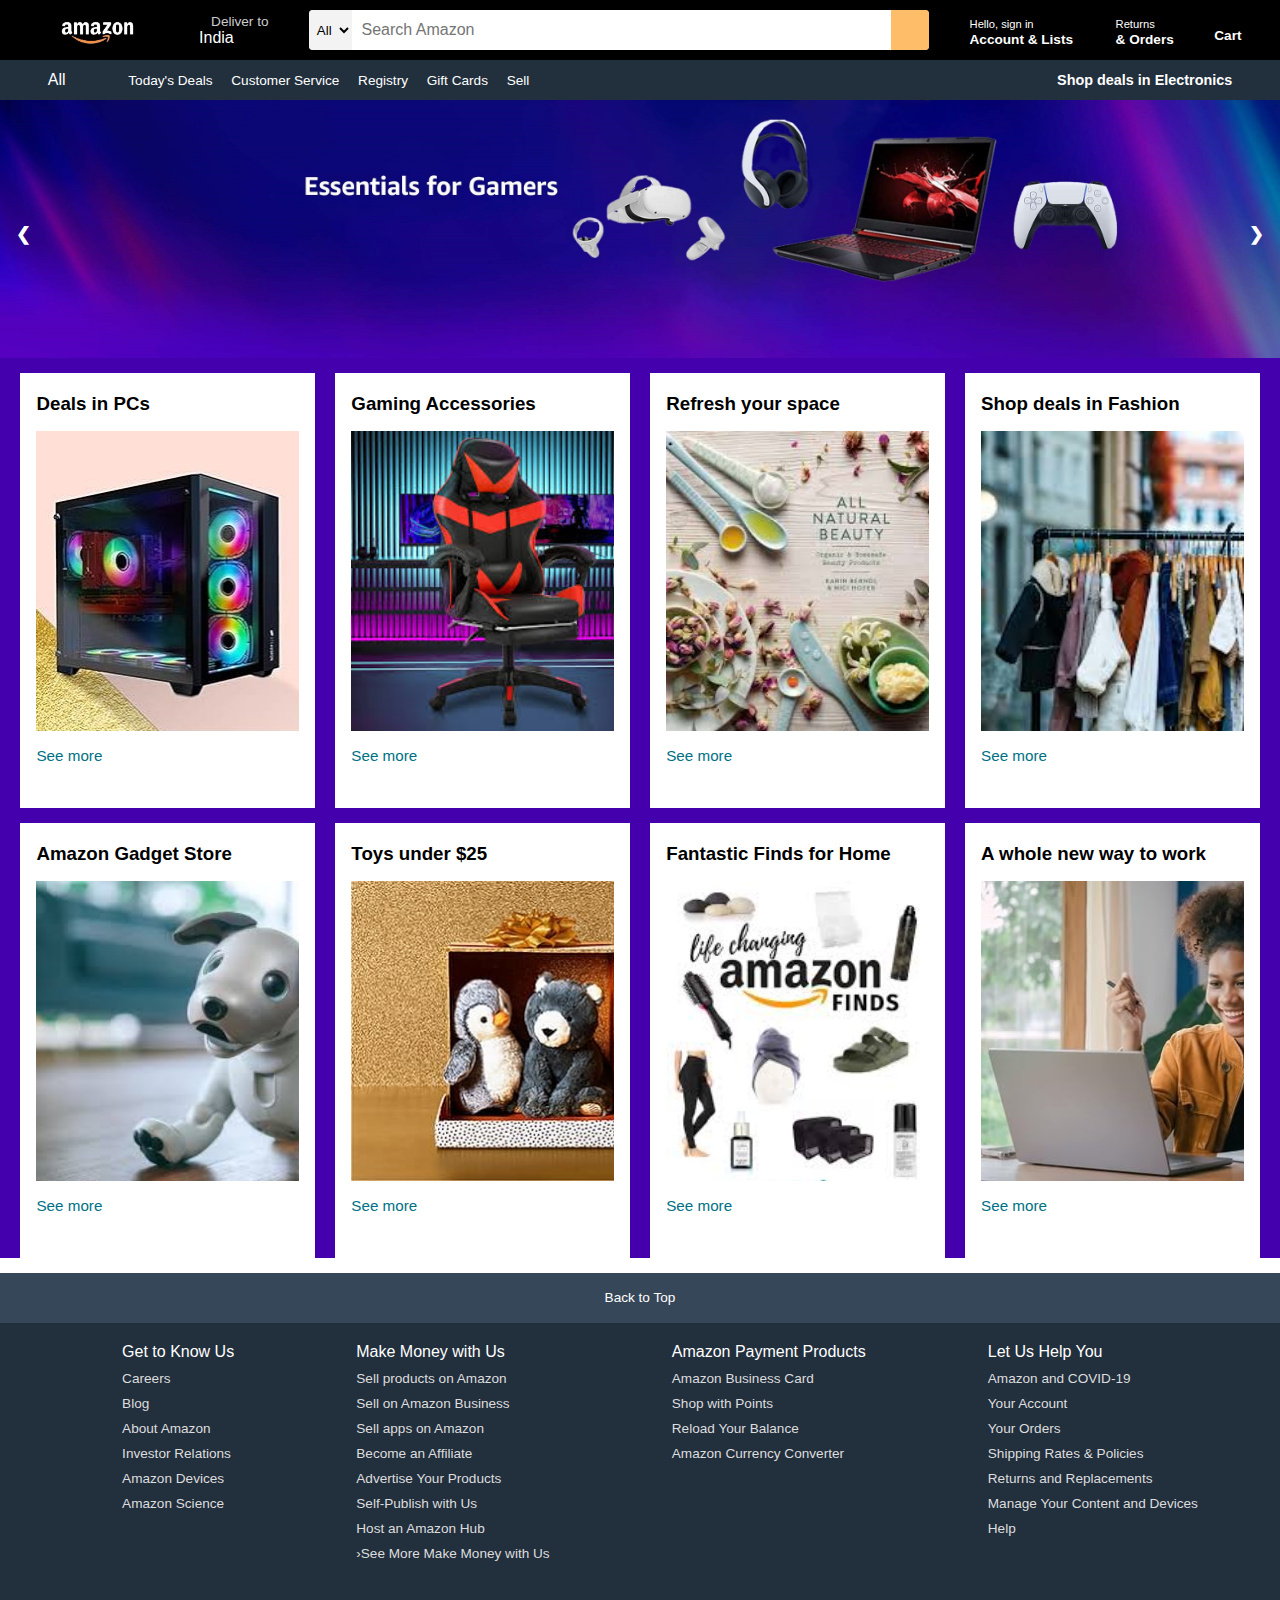
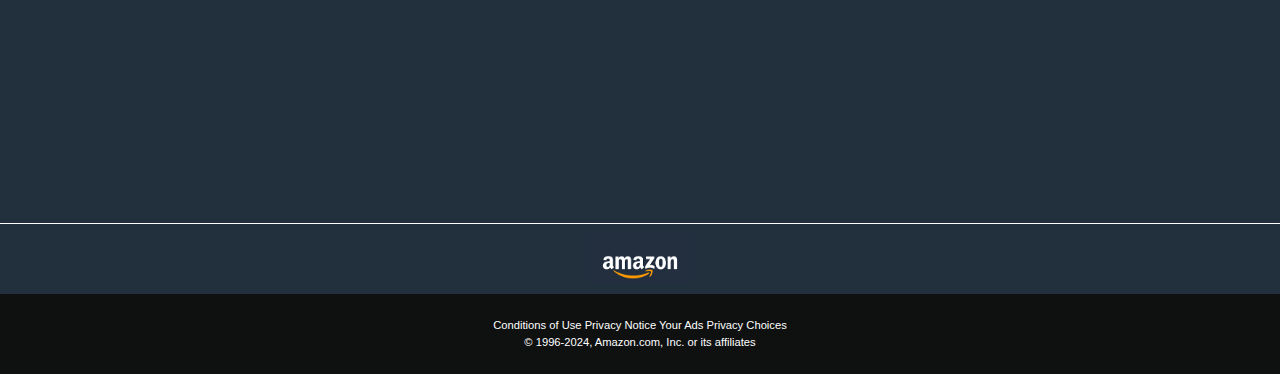
<file: index.html>
<!DOCTYPE html>
<html lang="en">
<head>
    <meta charset="UTF-8">
    <meta name="viewport" content="width=device-width, initial-scale=1.0">
    <title>Amazon</title>
    <link rel="stylesheet" href="style.css">
    <link rel="stylesheet" href="https://cdnjs.cloudflare.com/ajax/libs/font-awesome/6.6.0/css/all.min.css" integrity="sha512-Kc323vGBEqzTmouAECnVceyQqyqdsSiqLQISBL29aUW4U/M7pSPA/gEUZQqv1cwx4OnYxTxve5UMg5GT6L4JJg==" crossorigin="anonymous" referrerpolicy="no-referrer" />
</head>
<body>
    <header>
        <div id="top" class="navbar">
            <div class="navlogo border">
                <div class="logo"></div>
            </div>
            <div class="navadd border">
                <p class="add1">
                    Deliver to
                </p>
                <div class="addicon">
                    <i class="fa-solid fa-location-dot"></i>
                    <p class="add2">India</p>
                </div>
            </div>

            <div class="navsearch">
                <select class="searchselect">
                    <option>All</option>
                </select>
                <input placeholder="Search Amazon" class="searchinput">
                <div class="searchicon">
                    <i class="fa-solid fa-magnifying-glass"></i>
                </div>
            </div>
            <div class="navsignin border">
                <p><span>Hello, sign in</span></p>
                <p class="navtwo">Account & Lists</p>
                <div class="dropdown-content">
                    <a href="registration.html">Your Account</a>
                    <a href="#">Orders</a>
                    <a href="#">Wishlist</a>
                    <a href="#">Sign Out</a>
                </div>
            </div>
            
            <div class="navreturn border">
                <p><span>Returns</span></p>
                <p class="navtwo">& Orders</p>
            </div>
            <div class="navcart" onclick="location.href='cart.html'">
                <i class="fa-solid fa-cart-shopping"></i>
                Cart
            </div>
        </div>
        <div class="panel">
            <div class="panelall">
                <i class="fa-solid fa-bars"></i>
                All
            </div>
            <div class="panelops">
                <p>Today's Deals</p>
                <p onclick="location.href='contact.html'">Customer Service</p>
                <p>Registry</p>
                <p>Gift Cards</p>
                <p>Sell</p>
            </div>
            <div class="paneldeals" onclick="location.href='Filter_index.html'">
                Shop deals in Electronics
            </div>
        </div>
    </header>

    <div class="slideshow-container">
        <div class="mySlides fade" data-color="#4400ad">
            <img src="amazon section1.jpg" style="width:100%">
        </div>
        
        <div class="mySlides fade" data-color="#ff6201">
            <img src="amazon section2.jpg" style="width:100%">
        </div>
        
        <div class="mySlides fade" data-color="#d23c99">
            <img src="amazon section3.jpg" style="width:100%">
        </div>
        
      
        <a class="prev" onclick="plusSlides(-1)">&#10094;</a>
        <a class="next" onclick="plusSlides(1)">&#10095;</a>
    </div>

    <div class="shopsec">
        <div class="box">
            <div class="boxcontent">
                <h3>Deals in PCs</h3>
                <div class="boximg" style="background-image: url('box1.jpg');"></div>
                <p class="see-more">See more</p>
                <div class="details">
                    <p>Explore the latest deals on PCs, including gaming PCs, ultrabooks, and accessories.</p>
                    <ul>
                        <li>Gaming Laptops starting at $999</li>
                        <li>Ultrabooks with premium features</li>
                        <li>Desktop PCs for work and play</li>
                    </ul>
                </div>
            </div>
        </div>
        <div class="box">
            <div class="boxcontent">
                <h3>Gaming Accessories</h3>
                    <div class="boximg" style="background-image: url('box2.jpeg');"></div>
                    <p class="see-more">See more</p>
                    <div class="details">
                        <p>Upgrade your gaming experience with top-rated accessories.</p>
                        <ul>
                            <li>High-quality headsets starting at $50</li>
                            <li>Gaming mice with precision sensors</li>
                            <li>RGB mechanical keyboards</li>
                        </ul>
                    </div>
            </div>
        </div>
        <div class="box">
            <div class="boxcontent">
                <h3>Refresh your space</h3>
                <div class="boximg" style="background-image: url('box3.jpeg');"></div>
                <p class="see-more">See more</p>
                <div class="details">
                    <p>Explore our collection of home decor, furniture, and more.</p>
                    <ul>
                        <li>Living room furniture sets</li>
                        <li>Wall art and decor</li>
                        <li>Smart lighting solutions</li>
                    </ul>
                </div>
            </div>
        </div>
        <div class="box">
            <div class="boxcontent">
                <h3>Shop deals in Fashion</h3>
                <div class="boximg" style="background-image: url('box4.jpeg');"></div>
                <p class="see-more">See more</p>
                <div class="details">
                    <p>Browse our exclusive deals on fashion for all seasons and styles.</p>
                    <ul>
                        <li>Up to 50% off on women's fashion</li>
                        <li>Men's clothing deals on top brands</li>
                        <li>Exclusive discounts on accessories and footwear</li>
                    </ul>
                </div>
            </div>
        </div>
        <div class="box">
            <div class="boxcontent">
                <h3>Amazon Gadget Store</h3>
                <div class="boximg" style="background-image: url('box5.jpeg');"></div>
                <p class="see-more">See more</p>
                <div class="details">
                    <p>Find cutting-edge gadgets and devices that make life easier and fun.</p>
                    <ul>
                        <li>Smart home devices</li>
                        <li>Wearable tech</li>
                        <li>Portable speakers and headphones</li>
                    </ul>
                </div>
            </div>
        </div>
        <div class="box">
            <div class="boxcontent">
                <h3>Toys under $25</h3>
                <div class="boximg" style="background-image: url('box6.jpg');"></div>
                <p class="see-more">See more</p>
                <div class="details">
                    <p>Browse our collection of fun and educational toys for kids under $25.</p>
                    <ul>
                        <li>Action figures and dolls</li>
                        <li>Puzzle games and crafts</li>
                        <li>Outdoor play equipment</li>
                    </ul>
                </div>
            </div>
        </div>
        <div class="box">
            <div class="boxcontent">
                <h3>Fantastic Finds for Home</h3>
                <div class="boximg" style="background-image: url('box7.jpeg');"></div>
                <p class="see-more">See more</p>
                <div class="details">
                    <p>Discover amazing products to make your home more comfortable and stylish.</p>
                    <ul>
                        <li>Comfortable bedding</li>
                        <li>Kitchenware and appliances</li>
                        <li>Decorative accents</li>
                    </ul>
                </div>
            </div>
        </div>
        <div class="box">
            <div class="boxcontent">
                <h3>A whole new way to work</h3>
                <div class="boximg" style="background-image: url('box8.jpg');"></div>
                <p class="see-more">See more</p>
                <div class="details">
                    <p>Explore tools and essentials to boost your productivity and creativity at work.</p>
                    <ul>
                        <li>Ergonomic office chairs</li>
                        <li>Standing desks</li>
                        <li>Tech accessories and organizers</li>
                    </ul>
                </div>
            </div>
        </div>
    </div>

    <footer>
        <div class="footpanel1" onclick="location.href = '#top'">
            Back to Top
        </div>

        <div class="footpanel2">
            <ul>
                <p>Get to Know Us</p>
                <a>Careers</a>
                <a>Blog</a>
                <a>About Amazon</a>
                <a>Investor Relations</a>
                <a>Amazon Devices</a>
                <a>Amazon Science</a>
            </ul>
            <ul>
                <p>Make Money with Us</p>
                <a>Sell products on Amazon</a>
                <a>Sell on Amazon Business</a>
                <a>Sell apps on Amazon</a>
                <a>Become an Affiliate</a>
                <a>Advertise Your Products</a>
                <a>Self-Publish with Us</a>
                <a>Host an Amazon Hub</a>
                <a>›See More Make Money with Us</a>
            </ul>
            <ul>
                <p>Amazon Payment Products</p>
                <a>Amazon Business Card</a>
                <a>Shop with Points</a>
                <a>Reload Your Balance</a>
                <a>Amazon Currency Converter</a>
            </ul>
            <ul>
                <p>Let Us Help You</p>
                <a>Amazon and COVID-19</a>
                <a>Your Account</a>
                <a>Your Orders</a>
                <a>Shipping Rates & Policies</a>
                <a>Returns and Replacements</a>
                <a>Manage Your Content and Devices</a>
                <a>Help</a>
            </ul>
        </div>
        <div class="footpanel3">
            <div class="logo1">

            </div>
        </div>
        <div class="footpanel4">
            <div class="pages">
                <a>Conditions of Use</a>
                <a>Privacy Notice</a>
                <a>Your Ads Privacy Choices</a>
            </div>
        <div class="copyright">
            © 1996-2024, Amazon.com, Inc. or its affiliates
        </div>
        </div>
    </footer>
    <script>
        document.addEventListener("DOMContentLoaded", function () {
    
        let slides = document.getElementsByClassName("mySlides");
        let shopsec = document.querySelector(".shopsec");
        if (slides.length > 0 && shopsec) {
            let firstSlide = slides[0];
            let initialColor = firstSlide.getAttribute("data-color");
            shopsec.style.backgroundColor = initialColor;
        }
    });

    let slideIndex = 1;
    showSlides(slideIndex);

    function plusSlides(n) {
        showSlides(slideIndex += n);
    }

    function showSlides(n) {
        let slides = document.getElementsByClassName("mySlides");
        let shopsec = document.querySelector(".shopsec");

        if (slides.length === 0 || !shopsec) return;

        if (n > slides.length) { slideIndex = 1; }
        if (n < 1) { slideIndex = slides.length; }

        for (let i = 0; i < slides.length; i++) {
            slides[i].style.display = "none";
        }

        slides[slideIndex - 1].style.display = "block";

        let currentColor = slides[slideIndex - 1].getAttribute("data-color");
        shopsec.style.backgroundColor = currentColor;
    }

    </script>
</body>
</html>
</file>
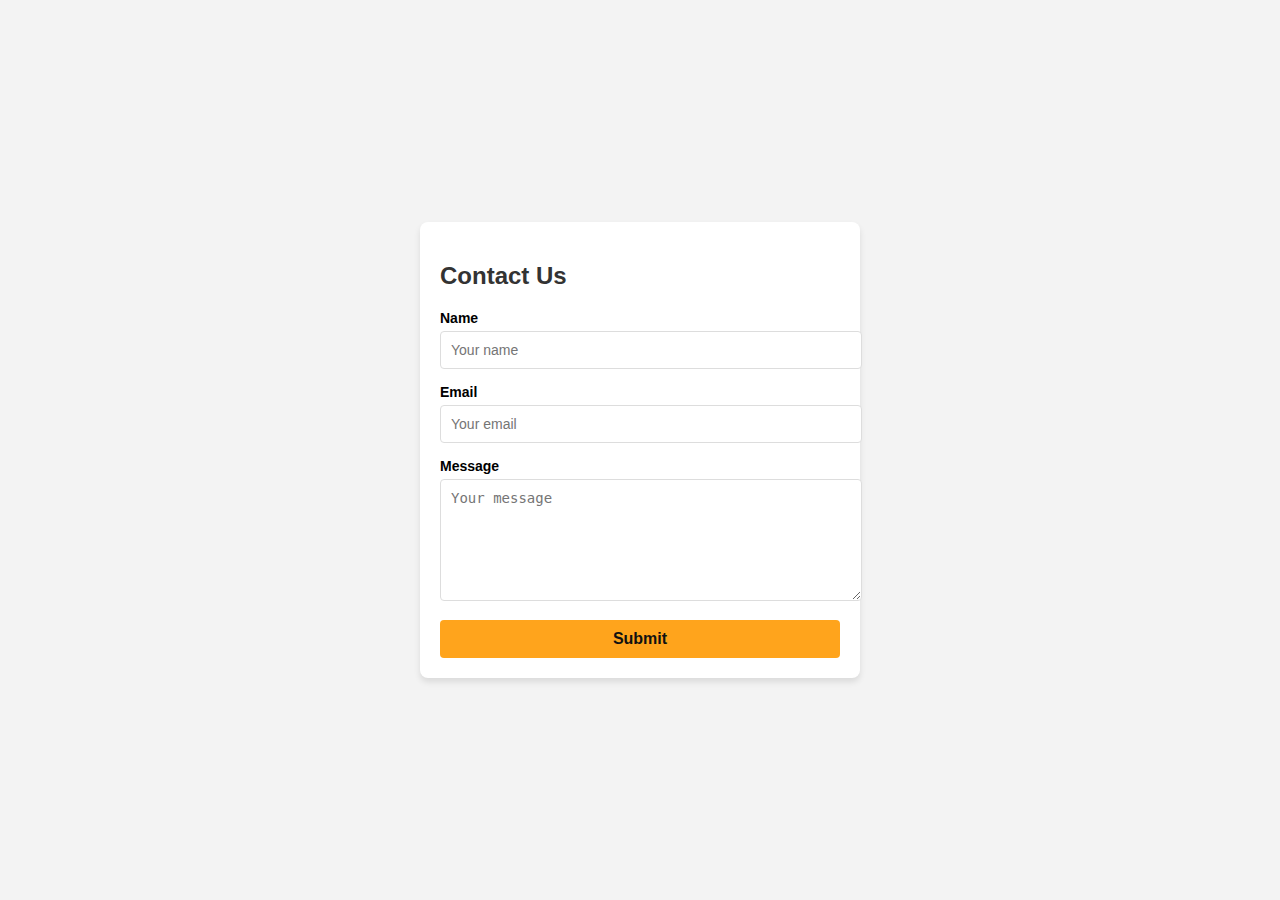
<file: contact.html>
<!DOCTYPE html>
<html lang="en">
<head>
    <meta charset="UTF-8">
    <meta name="viewport" content="width=device-width, initial-scale=1.0">
    <title>Contact Form</title>
    <style>
        body {
            font-family: Arial, sans-serif;
            margin: 0;
            padding: 0;
            display: flex;
            justify-content: center;
            align-items: center;
            height: 100vh;
            background-color: #f3f3f3;
        }

        .contact-form-container {
            background: #fff;
            padding: 20px;
            border-radius: 8px;
            box-shadow: 0 4px 6px rgba(0, 0, 0, 0.1);
            max-width: 400px;
            width: 100%;
        }

        .contact-form-container h2 {
            margin-bottom: 20px;
            color: #333;
        }

        .form-group {
            margin-bottom: 15px;
        }

        .form-group label {
            display: block;
            margin-bottom: 5px;
            font-weight: bold;
            font-size: 14px;
        }

        .form-group input, 
        .form-group textarea {
            width: 100%;
            padding: 10px;
            border: 1px solid #ddd;
            border-radius: 4px;
            font-size: 14px;
        }

        .form-group textarea {
            resize: vertical;
            height: 100px;
        }

        .error-message {
            color: red;
            font-size: 12px;
            display: none;
            margin-top: 5px;
        }

        .submit-button {
            width: 100%;
            padding: 10px;
            background-color: #ffa41c;
            color: #111;
            font-weight: bold;
            border: none;
            border-radius: 4px;
            cursor: pointer;
            font-size: 16px;
        }

        .submit-button:hover {
            background-color: #ff8f00;
        }

        .success-message {
            display: none;
            margin-top: 20px;
            padding: 10px;
            border: 1px solid #4caf50;
            border-radius: 4px;
            background-color: #d4edda;
            color: #155724;
            text-align: center;
        }
    </style>
</head>
<body>
    <div class="contact-form-container">
        <h2>Contact Us</h2>
        <form id="contactForm">
            <div class="form-group">
                <label for="name">Name</label>
                <input type="text" id="name" name="name" placeholder="Your name">
                <div id="nameError" class="error-message">Name is required.</div>
            </div>
            <div class="form-group">
                <label for="email">Email</label>
                <input type="email" id="email" name="email" placeholder="Your email">
                <div id="emailError" class="error-message">Enter a valid email address.</div>
            </div>
            <div class="form-group">
                <label for="message">Message</label>
                <textarea id="message" name="message" placeholder="Your message"></textarea>
                <div id="messageError" class="error-message">Message is required.</div>
            </div>
            <button type="submit" class="submit-button">Submit</button>
        </form>
        <div id="successMessage" class="success-message">
            Your message has been successfully sent. Thank you!
        </div>
    </div>

    <script>
        document.getElementById('contactForm').addEventListener('submit', function(event) {
            event.preventDefault(); // Prevent the form from refreshing the page

            let isValid = true;

            // Get input values and error message elements
            const name = document.getElementById('name');
            const email = document.getElementById('email');
            const message = document.getElementById('message');
            const nameError = document.getElementById('nameError');
            const emailError = document.getElementById('emailError');
            const messageError = document.getElementById('messageError');
            const successMessage = document.getElementById('successMessage');

            // Reset error messages
            nameError.style.display = 'none';
            emailError.style.display = 'none';
            messageError.style.display = 'none';

            // Name validation
            if (name.value.trim() === '') {
                nameError.style.display = 'block';
                isValid = false;
            }

            // Email validation
            const emailRegex = /^[^\s@]+@[^\s@]+\.[^\s@]+$/;
            if (!emailRegex.test(email.value.trim())) {
                emailError.style.display = 'block';
                isValid = false;
            }

            // Message validation
            if (message.value.trim() === '') {
                messageError.style.display = 'block';
                isValid = false;
            }

            // If the form is valid, show the success message and reset the form
            if (isValid) {
                successMessage.style.display = 'block';
                this.reset(); // Reset the form fields

                // Hide the success message after 5 seconds
                setTimeout(() => {
                    successMessage.style.display = 'none';
                }, 5000);
            }
        });
    </script>
</body>
</html>
</file>
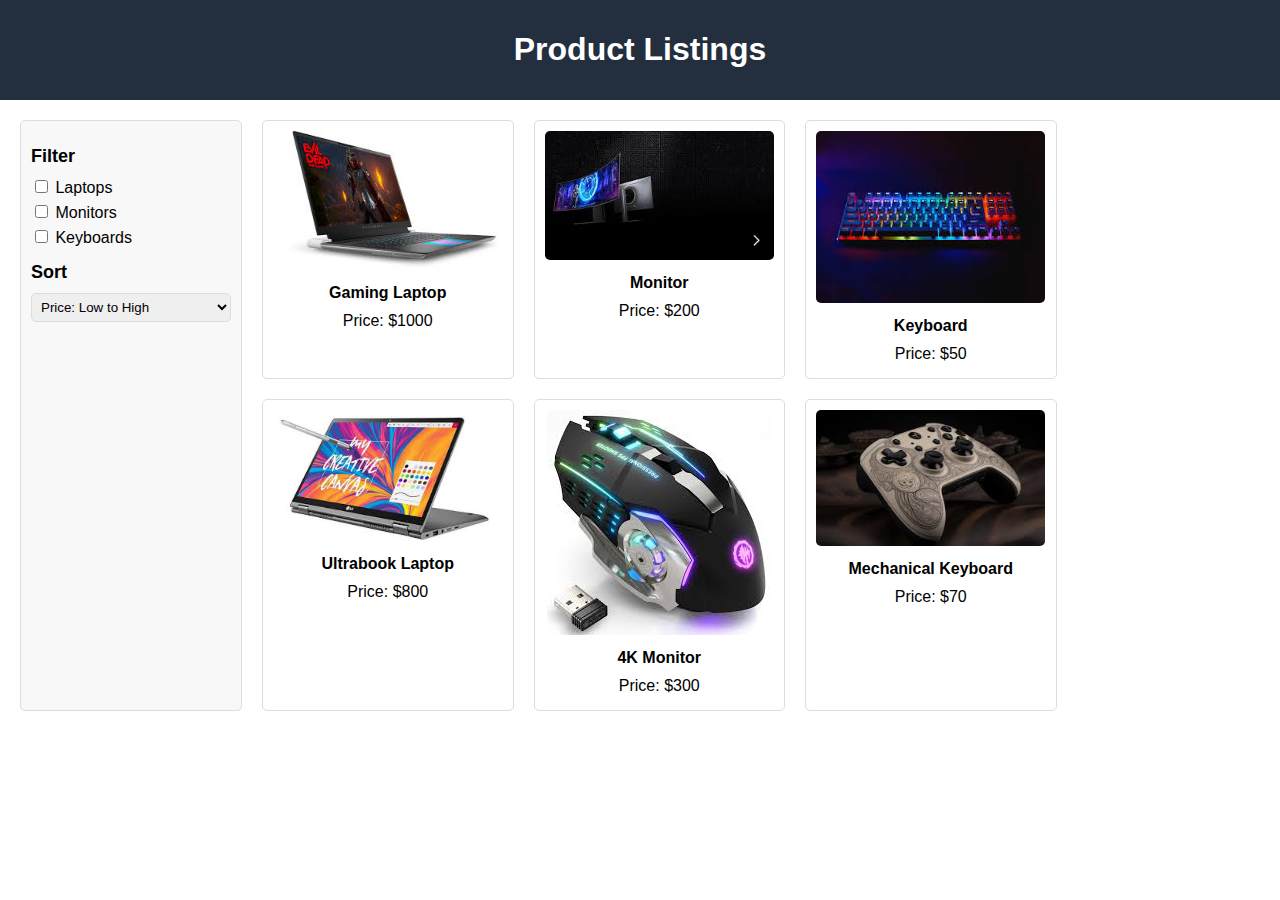
<file: Filter_index.html>
<!DOCTYPE html>
<html lang="en">
<head>
    <meta charset="UTF-8">
    <meta name="viewport" content="width=device-width, initial-scale=1.0">
    <title>Filter and Sort with Images</title>
    <style>
        body {
            font-family: Arial, sans-serif;
            margin: 0;
            padding: 0;
        }

        header {
            background: #232f3e;
            color: white;
            padding: 10px 20px;
            text-align: center;
        }

        .container {
            display: flex;
            padding: 20px;
            gap: 20px;
        }

        .sidebar {
            width: 200px;
            padding: 10px;
            border: 1px solid #ddd;
            border-radius: 5px;
            background: #f8f8f8;
        }

        .sidebar h2 {
            font-size: 18px;
            margin-bottom: 10px;
        }

        .sidebar label {
            display: block;
            margin: 5px 0;
        }

        .product-list {
            flex: 1;
            display: flex;
            flex-wrap: wrap;
            gap: 20px;
        }

        .product {
            width: calc(25% - 20px);
            border: 1px solid #ddd;
            border-radius: 5px;
            padding: 10px;
            text-align: center;
            background: #fff;
            transition: transform 0.2s ease-in-out;
        }

        .product:hover {
            transform: scale(1.05);
            box-shadow: 0 4px 8px rgba(0, 0, 0, 0.1);
        }

        .product img {
            max-width: 100%;
            height: auto;
            border-radius: 5px;
        }

        .product h3 {
            font-size: 16px;
            margin: 10px 0;
        }

        .product p {
            margin: 5px 0;
        }

        .sort-section select {
            width: 100%;
            padding: 5px;
            border-radius: 5px;
            border: 1px solid #ddd;
        }
    </style>
</head>
<body>
    <header>
        <h1>Product Listings</h1>
    </header>

    <div class="container">
        <!-- Sidebar for Filters and Sorting -->
        <div class="sidebar">
            <div class="filter-section">
                <h2>Filter</h2>
                <label><input type="checkbox" class="filter" value="laptop"> Laptops</label>
                <label><input type="checkbox" class="filter" value="monitor"> Monitors</label>
                <label><input type="checkbox" class="filter" value="keyboard"> Keyboards</label>
            </div>
            <div class="sort-section">
                <h2>Sort</h2>
                <select id="sort">
                    <option value="price-low">Price: Low to High</option>
                    <option value="price-high">Price: High to Low</option>
                </select>
            </div>
        </div>

        <!-- Product List -->
        <div class="product-list">
            <div class="product" data-category="laptop" data-price="1000">
                <img src="laptop.jpg" alt="Gaming Laptop">
                <h3>Gaming Laptop</h3>
                <p>Price: $1000</p>
            </div>
            <div class="product" data-category="monitor" data-price="200">
                <img src="monitor.jpg" alt="Monitor">
                <h3>Monitor</h3>
                <p>Price: $200</p>
            </div>
            <div class="product" data-category="keyboard" data-price="50">
                <img src="keyboard.jpg" alt="Keyboard">
                <h3>Keyboard</h3>
                <p>Price: $50</p>
            </div>
            <div class="product" data-category="laptop" data-price="800">
                <img src="ultra.jpg" alt="Ultrabook Laptop">
                <h3>Ultrabook Laptop</h3>
                <p>Price: $800</p>
            </div>
            <div class="product" data-category="mouse" data-price="300">
                <img src="mouse.jpg" alt="mouse">
                <h3>4K Monitor</h3>
                <p>Price: $300</p>
            </div>
            <div class="product" data-category="controller" data-price="70">
                <img src="controller.jpg" alt="controller">
                <h3>Mechanical Keyboard</h3>
                <p>Price: $70</p>
            </div>
        </div>
    </div>

    <script>
        // JavaScript for Filter and Sort
        document.addEventListener('DOMContentLoaded', () => {
            const filters = document.querySelectorAll('.filter');
            const sort = document.getElementById('sort');
            const productList = document.querySelector('.product-list');
            const products = Array.from(document.querySelectorAll('.product'));

            function updateProducts() {
                let filteredProducts = products;

                // Apply Filters
                const selectedFilters = Array.from(filters)
                    .filter(filter => filter.checked)
                    .map(filter => filter.value);

                if (selectedFilters.length > 0) {
                    filteredProducts = filteredProducts.filter(product =>
                        selectedFilters.includes(product.getAttribute('data-category'))
                    );
                }

                // Apply Sorting
                const sortValue = sort.value;
                if (sortValue === 'price-low') {
                    filteredProducts.sort((a, b) =>
                        parseInt(a.getAttribute('data-price')) - parseInt(b.getAttribute('data-price'))
                    );
                } else if (sortValue === 'price-high') {
                    filteredProducts.sort((a, b) =>
                        parseInt(b.getAttribute('data-price')) - parseInt(a.getAttribute('data-price'))
                    );
                }

                // Update Display
                productList.innerHTML = '';
                filteredProducts.forEach(product => productList.appendChild(product));
            }

            // Event Listeners
            filters.forEach(filter => filter.addEventListener('change', updateProducts));
            sort.addEventListener('change', updateProducts);
        });
    </script>
</body>
</html>
</file>
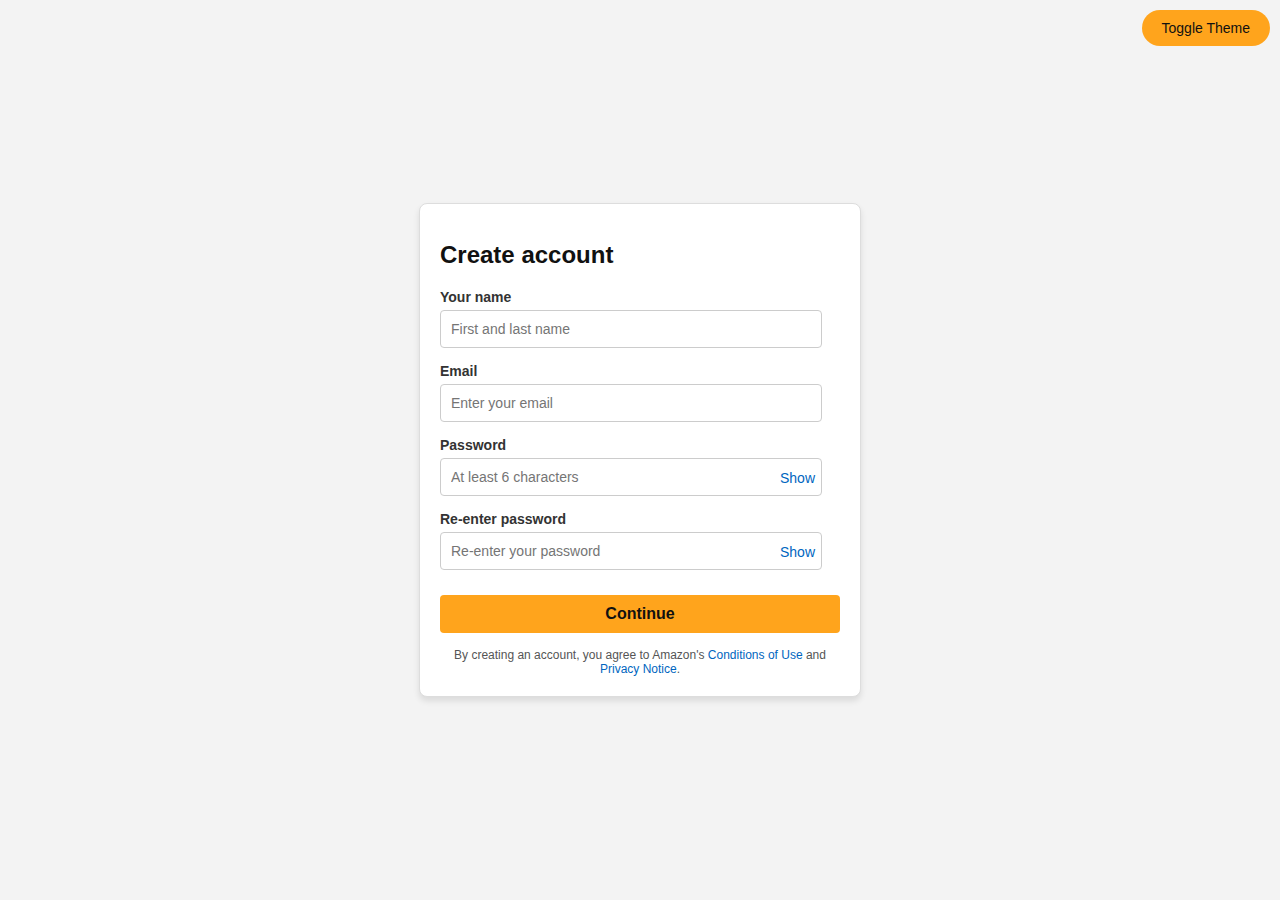
<file: registration.html>
<!DOCTYPE html>
<html lang="en">
<head>
    <meta charset="UTF-8">
    <meta name="viewport" content="width=device-width, initial-scale=1.0">
    <title>Amazon-Style Registration</title>
    <style>
        body {
            font-family: Arial, sans-serif;
            background-color: #f3f3f3;
            margin: 0;
            display: flex;
            justify-content: center;
            align-items: center;
            height: 100vh;
        }

        .registration-container {
            background: #fff;
            width: 100%;
            max-width: 400px;
            padding: 20px;
            border: 1px solid #ddd;
            border-radius: 8px;
            box-shadow: 0 4px 6px rgba(0, 0, 0, 0.1);
        }

        .registration-container h1 {
            font-size: 24px;
            margin-bottom: 20px;
            color: #111;
        }

        .form-group {
            margin-bottom: 15px;
            position: relative;
        }

        .form-group label {
            display: block;
            font-weight: bold;
            margin-bottom: 5px;
            font-size: 14px;
            color: #333;
        }

        .form-group input {
            width: 90%;
            padding: 10px;
            border: 1px solid #ccc;
            border-radius: 4px;
            font-size: 14px;
        }

        .show-password {
        position: absolute;
        right: 25px; /* Distance from the right edge of the input */
        top: 70%; /* Center vertically */
        transform: translateY(-50%); /* Adjust to true vertical center */
        background: none;
        border: none;
        font-size: 14px;
        cursor: pointer;
        color: #0066c0;
        padding: 0; /* Remove padding for cleaner alignment */
        }


        .show-password:hover {
            text-decoration: underline;
        }

        .form-group span.error {
            color: red;
            font-size: 12px;
            display: none;
        }

        .submit-button {
            width: 100%;
            padding: 10px;
            background-color: #ffa41c;
            color: #111;
            font-size: 16px;
            font-weight: bold;
            border: none;
            border-radius: 4px;
            cursor: pointer;
            margin-top: 10px;
        }

        .submit-button:hover {
            background-color: #ff8f00;
        }

        .footer {
            margin-top: 15px;
            font-size: 12px;
            color: #555;
            text-align: center;
        }

        .footer a {
            color: #0066c0;
            text-decoration: none;
        }

        .footer a:hover {
            text-decoration: underline;
        }
        .theme-toggle {
    position: absolute;
    top: 10px;
    right: 10px;
    background: #ffa41c;
    color: #111;
    border: none;
    padding: 10px 20px;
    border-radius: 20px;
    cursor: pointer;
    font-size: 14px;
    transition: background-color 0.3s, color 0.3s;
}

.theme-toggle:hover {
    background-color: #ff8f00;
}

body[data-theme="dark"] {
    background-color: #121212;
    color: #f3f3f3;
}

body[data-theme="dark"] .registration-container {
    background-color: #1e1e1e;
    border-color: #555;
}

body[data-theme="dark"] .submit-button {
    background-color: #f57c00;
}

body[data-theme="dark"] .submit-button:hover {
    background-color: #ef6c00;
}

    </style>
</head>
<body>
    <button id="themeToggle" class="theme-toggle">Toggle Theme</button>

    <div class="registration-container">
        <h1>Create account</h1>
        <form id="registrationForm">
            <div class="form-group">
                <label for="name">Your name</label>
                <input type="text" id="name" name="name" placeholder="First and last name">
                <span class="error" id="nameError">Name is required.</span>
            </div>

            <div class="form-group">
                <label for="email">Email</label>
                <input type="email" id="email" name="email" placeholder="Enter your email">
                <span class="error" id="emailError">Enter a valid email address.</span>
            </div>

            <div class="form-group">
                <label for="password">Password</label>
                <input type="password" id="password" name="password" placeholder="At least 6 characters">
                <button type="button" class="show-password" onclick="togglePassword('password')">Show</button>
                <span class="error" id="passwordError">Password must be at least 6 characters long.</span>
            </div>

            <div class="form-group">
                <label for="confirmPassword">Re-enter password</label>
                <input type="password" id="confirmPassword" name="confirmPassword" placeholder="Re-enter your password">
                <button type="button" class="show-password" onclick="togglePassword('confirmPassword')">Show</button>
                <span class="error" id="confirmPasswordError">Passwords do not match.</span>
            </div>

            <button type="button" class="submit-button" onclick="validateForm()">Continue</button>
        </form>
        <div class="footer">
            By creating an account, you agree to Amazon's <a href="#">Conditions of Use</a> and <a href="#">Privacy Notice</a>.
        </div>
    </div>

    <script>
        // Toggle password visibility
        function togglePassword(fieldId) {
            const field = document.getElementById(fieldId);
            const toggleButton = field.nextElementSibling;

            if (field.type === "password") {
                field.type = "text";
                toggleButton.textContent = "Hide";
            } else {
                field.type = "password";
                toggleButton.textContent = "Show";
            }
        }

        // Validate form fields
        function validateForm() {
            const name = document.getElementById("name").value.trim();
            const email = document.getElementById("email").value.trim();
            const password = document.getElementById("password").value;
            const confirmPassword = document.getElementById("confirmPassword").value;

            const nameError = document.getElementById("nameError");
            const emailError = document.getElementById("emailError");
            const passwordError = document.getElementById("passwordError");
            const confirmPasswordError = document.getElementById("confirmPasswordError");

            let isValid = true;

            // Reset error messages
            nameError.style.display = "none";
            emailError.style.display = "none";
            passwordError.style.display = "none";
            confirmPasswordError.style.display = "none";

            // Name validation
            if (name === "") {
                nameError.style.display = "block";
                isValid = false;
            }

            // Email validation
            const emailRegex = /^[^\s@]+@[^\s@]+\.[^\s@]+$/;
            if (!emailRegex.test(email)) {
                emailError.style.display = "block";
                isValid = false;
            }

            // Password validation
            if (password.length < 6) {
                passwordError.style.display = "block";
                isValid = false;
            }

            // Confirm password validation
            if (password !== confirmPassword) {
                confirmPasswordError.style.display = "block";
                isValid = false;
            }

            if (isValid) {
                alert("Registration successful!");
                document.getElementById("registrationForm").reset();
            }
        }
    // Toggle between light and dark themes
    function toggleTheme() {
        const body = document.body;
        const currentTheme = body.getAttribute('data-theme');
        const newTheme = currentTheme === 'dark' ? 'light' : 'dark';
        body.setAttribute('data-theme', newTheme);
    }

    // Attach the toggle functionality to the button
    document.getElementById('themeToggle').addEventListener('click', toggleTheme);

    </script>
</body>
</html>
</file>
<file: style.css>
* {
    margin: 0px;
    font-family: Arial;
    border: border-box;
    scroll-behavior: smooth;
}

.navbar{
    background-color: black;
    height: 60px;
    color: white;
    display: flex;
    align-items: center;
    justify-content: space-evenly;
}

.navlogo{
    height: 50px;
    width: 113px;
}

.logo{
    background-image: url("lgo.jpg");
    height: 50px;
    width: 100%;
    background-size: cover;
}

.border{
    border: 2px solid transparent;
}

.border:hover{
    border: 2px solid white;
}

.add1{
    margin-left: 15px;
    color: #cccccc;
    font-size: 0.85rem;
}

.add2{
    color: white;
    font-size: 1rem;
    margin-left: 3px;
}

.addicon{
    display: flex;
    align-items: center;
}

.navsearch{
    display: flex;
    justify-content: space-evenly;
    background-color: pink;
    width: 620px;
    height: 40px;
    border-radius: 4px;
}

.navsignin{
    position: relative;
}

.dropdown-content{
    display: none;
    position: absolute;
    background-color: white;
    min-width: 150px;
    box-shadow: 0px 8px 16px rgba(0, 0, 0, 0.2);
    z-index: 1;
    color: black;
    padding: 10px 0;
}

.dropdown-content a {
    color: black;
    padding: 10px 20px;
    text-decoration: none;
    display: block;
}

.dropdown-content a:hover {
    background-color: #f1f1f1;
}

.navsignin:hover .dropdown-content {
    display: block;
}

.searchselect{
    background-color: #f3f3f3;
    width: 50px;
    text-align: center;
    border-top-left-radius: 4px;
    border-bottom-left-radius: 4px;
    border: none;
}

.searchinput{
    width: 100%;    
    font-size: 1rem;
    border: none;
    outline: none;
    padding-left: 10px;
}

.searchicon{
    width: 45px;
     display: flex;
     justify-content: center;
     align-items: center;
     font-size: 1.2rem;
     background-color: #febd68;
     border-top-right-radius: 4px;
     border-bottom-right-radius: 4px;
     color: black;
}

span{
    font-size: 0.7rem;

}

.navtwo{
    font-size: 0.85rem;
    font-weight: 700;
}

.navsearch:hover{
    border: 2px solid #febd68;  
}

.navcart i{
    font-size: 30px;
}

.navcart{
    font-size: 0.85rem;
    font-weight: 700
}

.panel{
    height: 40px;
    background-color: #222f3d;
    color: white;
    display: flex;
    align-items: center;
    justify-content: space-evenly;
}

.panelops p{
    display: inline;
    margin-left: 15px;
}

.panelops{
    width: 70%;
    font-size: 0.85rem;
}

.paneldeals{
    font-size: 0.9rem;
    font-weight: 700;
}

.shopsec{
    display: flex;
    flex-wrap: wrap;
    justify-content: space-evenly;
    background-color: #4e01c1;
}

.details {
    display: none;
    background-color: #f9f9f9;
    padding: 10px;
    border: 1px solid #ddd;
    border-radius: 5px;
    margin-top: 10px;
    position: absolute;
    z-index: 1;
    width: 90%; 
    color: #333;
    font-size: 0.9rem;
}

.boxcontent {
    position: relative;
}

.see-more:hover + .details {
    display: block;
}

.see-more {
    color: #007185;
    cursor: pointer;
    font-size: 0.95rem;
}

.see-more:hover {
    text-decoration: underline;
}

.box{
    height: 400px; 
    width: 23%; 
    background-color: white;
    padding: 20px 0px 15px;
    margin-top: 15px;
}

.boximg{
    height: 300px;
    background-size: cover;
    margin-top: 1rem;
    margin-bottom: 1rem;
}

.boxcontent{
    margin-left: 1rem;
    margin-right: 1rem;
}

.boxcontent p{
    color: #007185;
}

.boxcontent p:hover{
    text-decoration: underline;
}

footer{
    margin-top: 15px;
}

.footpanel1{
    background-color: #37475a;
    color: white;
    height: 50px;
    display: flex;
    justify-content: center;
    align-items: center;
    font-size: 0.85rem; 
}

.footpanel2{
    background-color: #222f3d;
    color: white;
    height: 500px;
    display: flex;
    justify-content: space-evenly;
}

ul{
    margin-top: 20px;
}

ul a{
    display: block;
    font-size: 0.85rem;
    margin-top: 10px;
    color: #dddddd;
}

.footpanel3{
    background-color: #222f3d;
    color: white;
    border-top: 0.5px solid white;
    height: 70px;
    display: flex;
    justify-content: center;
    align-items: center;
}   

.logo1{
    background-image: url("logo2.png");
    height: 50px;
    width: 100px;
    background-size: cover;

}

.footpanel4{
    background-color: #0f1111;
    color: white;
    height: 80px;
    font-size: 0.7rem;
    text-align: center;
}
.pages{
    padding-top: 25px;
}

.copyright{
    padding-top: 5px;
}

.slideshow-container {
  width: 100%;
  overflow: hidden;
  position: relative;
}

.mySlides img{
    width: 100%;
    height: auto;
    display: block;
}

img {
    display: block;
    margin: 0;
    padding: 0;
}

.mySlides {
  display: none;
}

.prev, .next {
  cursor: pointer;
  position: absolute;
  top: 50%;
  width: auto;
  margin-top: -22px;
  padding: 16px;
  color: white;
  font-weight: bold;
  font-size: 18px;
  transition: 0.6s ease;
  border-radius: 0 3px 3px 0;
  user-select: none;
}

.next {
  right: 0;
  border-radius: 3px 0 0 3px;
}

.prev:hover, .next:hover {
  background-color: rgba(0,0,0,0.8);
}

.active, .dot:hover {
  background-color: #717171;
}

.fade {
  animation-name: fade;
  animation-duration: 1.5s;
}

@keyframes fade {
  from {opacity: .4}
  to {opacity: 1}
}

.slideshow-container, .shopsec{
    margin: 0;
    padding: 0;
}
</file>
